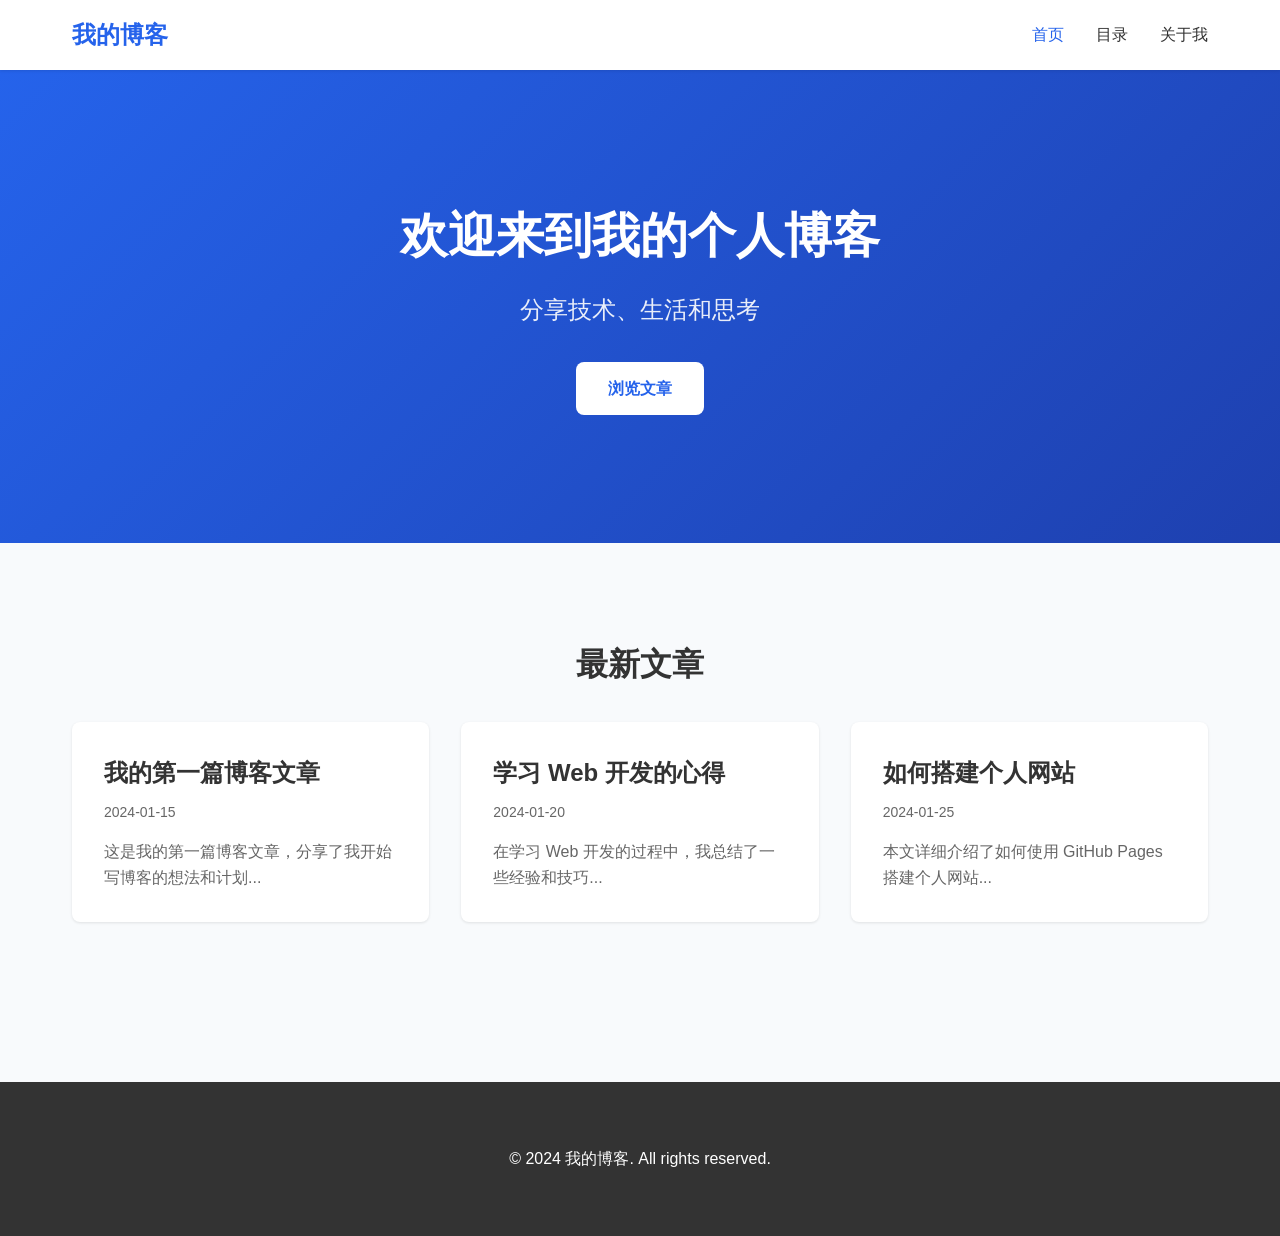
<file: index.html>
<!DOCTYPE html>
<html lang="zh-CN">
<head>
    <meta charset="UTF-8">
    <meta name="viewport" content="width=device-width, initial-scale=1.0">
    <meta name="description" content="个人博客网站，分享技术、生活和思考。包含Web开发、编程技术和项目经验等内容。">
    <meta name="keywords" content="个人博客,技术博客,Web开发,编程,前端开发,JavaScript,HTML,CSS">
    <meta name="author" content="张大">
    
    <!-- Open Graph / Facebook -->
    <meta property="og:type" content="website">
    <meta property="og:url" content="https://bigzhangbig.github.io/">
    <meta property="og:title" content="个人博客 - 首页">
    <meta property="og:description" content="个人博客网站，分享技术、生活和思考。包含Web开发、编程技术和项目经验等内容。">
    <meta property="og:locale" content="zh_CN">
    
    <!-- Twitter -->
    <meta name="twitter:card" content="summary">
    <meta name="twitter:url" content="https://bigzhangbig.github.io/">
    <meta name="twitter:title" content="个人博客 - 首页">
    <meta name="twitter:description" content="个人博客网站，分享技术、生活和思考。">
    
    <title>个人博客 - 首页</title>
    <link rel="stylesheet" href="style.css">
</head>
<body>
    <header>
        <nav>
            <div class="nav-container">
                <h1 class="logo">我的博客</h1>
                <ul class="nav-menu">
                    <li><a href="index.html" class="active">首页</a></li>
                    <li><a href="catalog.html">目录</a></li>
                    <li><a href="about.html">关于我</a></li>
                </ul>
            </div>
        </nav>
    </header>

    <main>
        <section class="hero">
            <div class="container">
                <h2>欢迎来到我的个人博客</h2>
                <p class="subtitle">分享技术、生活和思考</p>
                <a href="catalog.html" class="btn">浏览文章</a>
            </div>
        </section>

        <section class="featured-posts">
            <div class="container">
                <h3>最新文章</h3>
                <div class="posts-grid">
                    <article class="post-card">
                        <h4><a href="posts/post1.html">我的第一篇博客文章</a></h4>
                        <p class="post-meta">2024-01-15</p>
                        <p>这是我的第一篇博客文章，分享了我开始写博客的想法和计划...</p>
                    </article>
                    <article class="post-card">
                        <h4><a href="posts/post2.html">学习 Web 开发的心得</a></h4>
                        <p class="post-meta">2024-01-20</p>
                        <p>在学习 Web 开发的过程中，我总结了一些经验和技巧...</p>
                    </article>
                    <article class="post-card">
                        <h4><a href="posts/post3.html">如何搭建个人网站</a></h4>
                        <p class="post-meta">2024-01-25</p>
                        <p>本文详细介绍了如何使用 GitHub Pages 搭建个人网站...</p>
                    </article>
                </div>
            </div>
        </section>
    </main>

    <footer>
        <div class="container">
            <p>&copy; 2024 我的博客. All rights reserved.</p>
        </div>
    </footer>
</body>
</html>
</file>
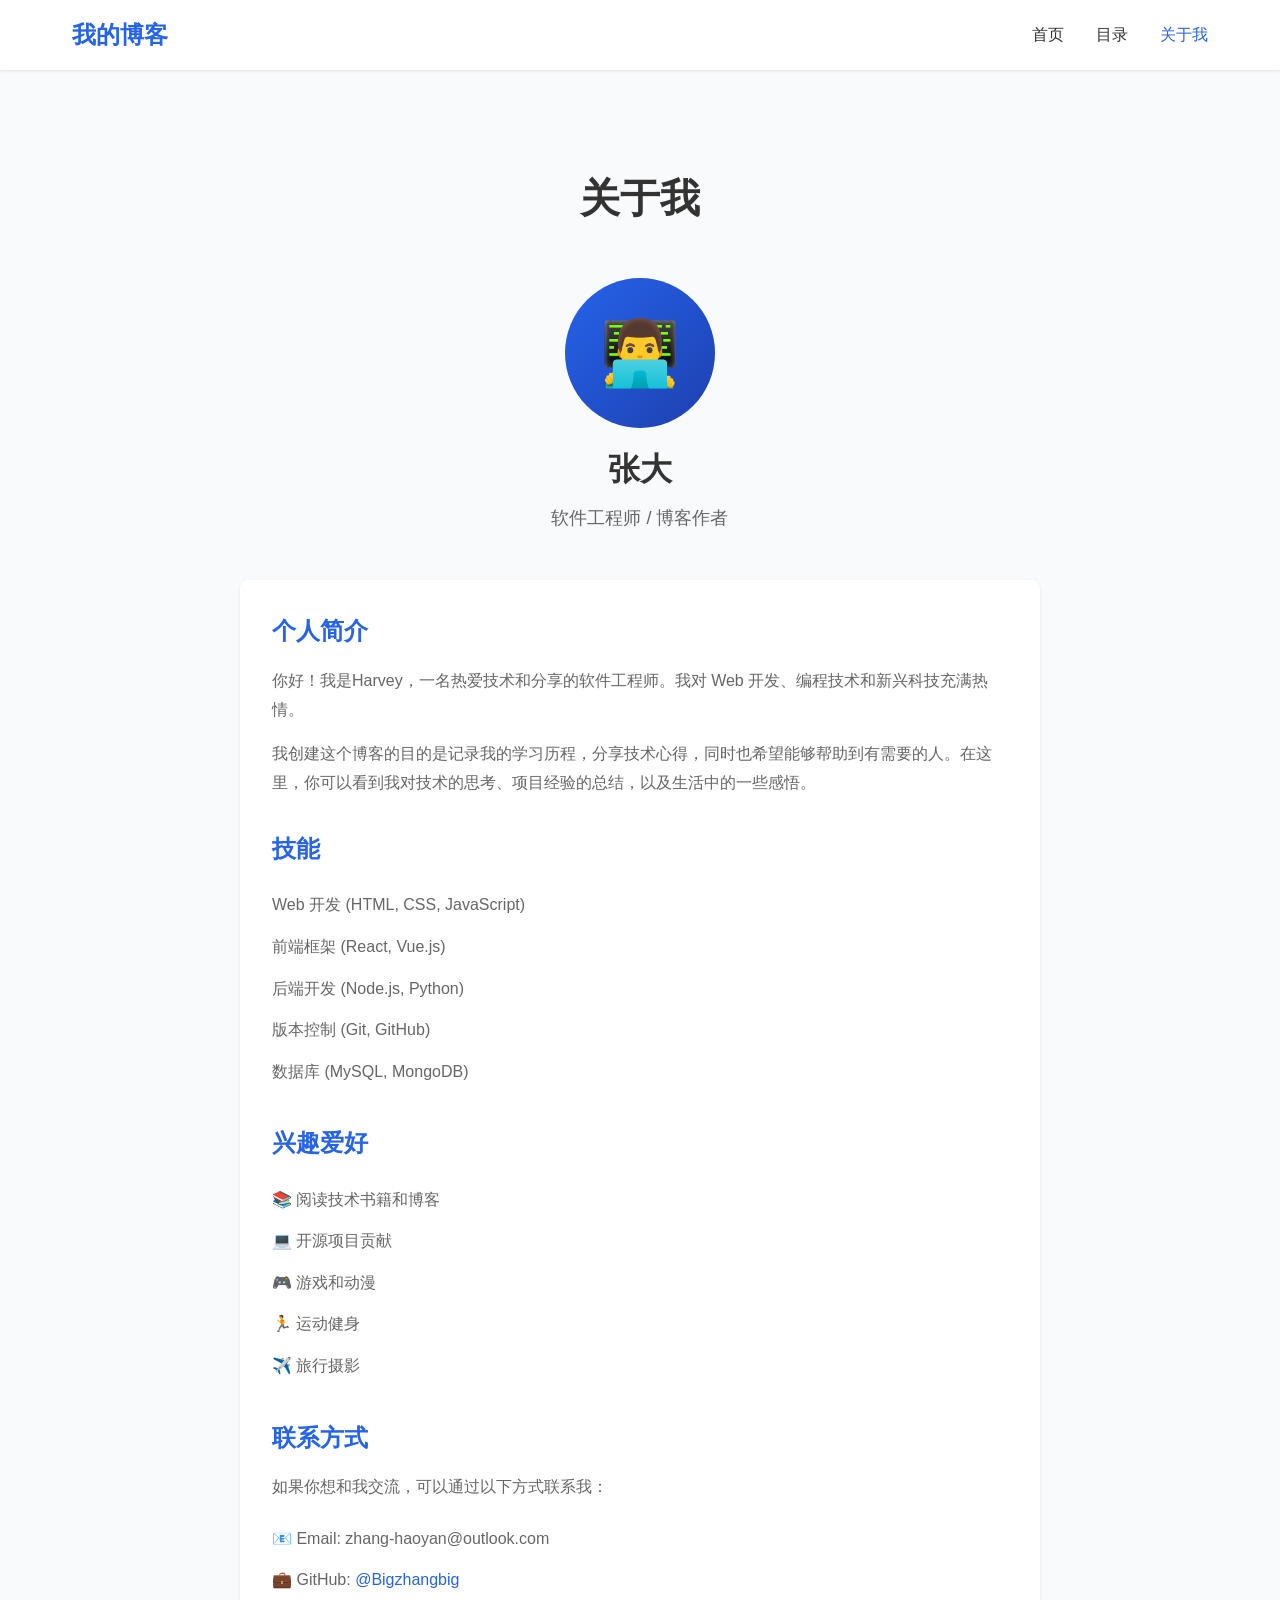
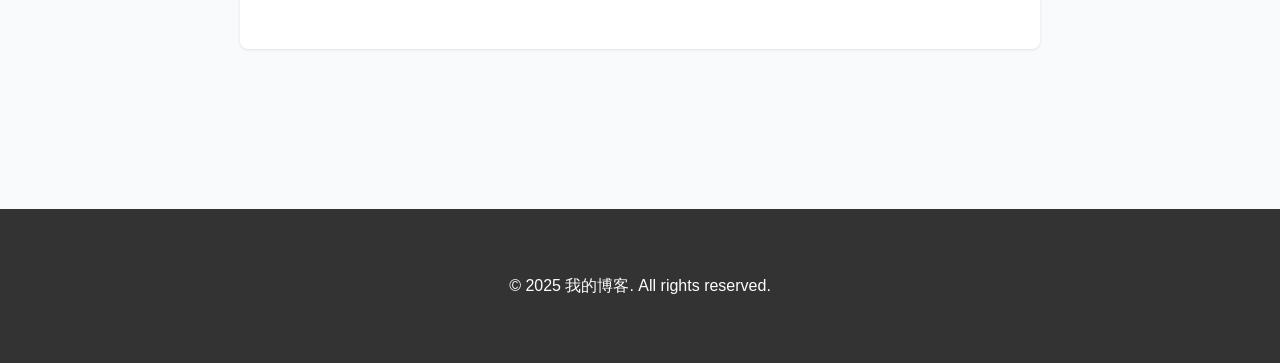
<file: about.html>
<!DOCTYPE html>
<html lang="zh-CN">
<head>
    <meta charset="UTF-8">
    <meta name="viewport" content="width=device-width, initial-scale=1.0">
    <meta name="description" content="关于Harvey - 学生和博客作者。学习Web开发、编程技术和分享知识。">
    <meta name="keywords" content="关于我,个人简介,软件工程师,Web开发者,联系方式">
    <meta name="author" content="Harvey">
    
    <!-- Open Graph / Facebook -->
    <meta property="og:type" content="profile">
    <meta property="og:url" content="https://bigzhangbig.github.io/about.html">
    <meta property="og:title" content="关于我 - 我的博客">
    <meta property="og:description" content="学生和博客作者，热爱技术和分享。">
    <meta property="og:locale" content="zh_CN">
    
    <!-- Twitter -->
    <meta name="twitter:card" content="summary">
    <meta name="twitter:url" content="https://bigzhangbig.github.io/about.html">
    <meta name="twitter:title" content="关于我 - 我的博客">
    <meta name="twitter:description" content="学生和博客作者，热爱技术和分享。">
    
    <title>关于我 - 我的博客</title>
    <link rel="stylesheet" href="style.css">
</head>
<body>
    <header>
        <nav>
            <div class="nav-container">
                <h1 class="logo">我的博客</h1>
                <ul class="nav-menu">
                    <li><a href="index.html">首页</a></li>
                    <li><a href="catalog.html">目录</a></li>
                    <li><a href="about.html" class="active">关于我</a></li>
                </ul>
            </div>
        </nav>
    </header>

    <main>
        <section class="about-section">
            <div class="container">
                <h2>关于我</h2>
                
                <div class="about-content">
                    <div class="profile">
                        <div class="avatar-placeholder">👨‍💻</div>
                        <h3>张大</h3>
                        <p class="title">软件工程师 / 博客作者</p>
                    </div>

                    <div class="bio">
                        <h4>个人简介</h4>
                        <p>你好！我是Harvey，一名热爱技术和分享的软件工程师。我对 Web 开发、编程技术和新兴科技充满热情。</p>
                        
                        <p>我创建这个博客的目的是记录我的学习历程，分享技术心得，同时也希望能够帮助到有需要的人。在这里，你可以看到我对技术的思考、项目经验的总结，以及生活中的一些感悟。</p>

                        <h4>技能</h4>
                        <ul class="skills-list">
                            <li>Web 开发 (HTML, CSS, JavaScript)</li>
                            <li>前端框架 (React, Vue.js)</li>
                            <li>后端开发 (Node.js, Python)</li>
                            <li>版本控制 (Git, GitHub)</li>
                            <li>数据库 (MySQL, MongoDB)</li>
                        </ul>

                        <h4>兴趣爱好</h4>
                        <ul class="interests-list">
                            <li>📚 阅读技术书籍和博客</li>
                            <li>💻 开源项目贡献</li>
                            <li>🎮 游戏和动漫</li>
                            <li>🏃 运动健身</li>
                            <li>✈️ 旅行摄影</li>
                        </ul>

                        <h4>联系方式</h4>
                        <p>如果你想和我交流，可以通过以下方式联系我：</p>
                        <ul class="contact-list">
                            <li>📧 Email: zhang-haoyan@outlook.com</li>
                            <li>💼 GitHub: <a href="https://github.com/Bigzhangbig" target="_blank">@Bigzhangbig</a></li>
                        </ul>
                    </div>
                </div>
            </div>
        </section>
    </main>

    <footer>
        <div class="container">
            <p>&copy; 2025 我的博客. All rights reserved.</p>
        </div>
    </footer>
</body>
</html>
</file>
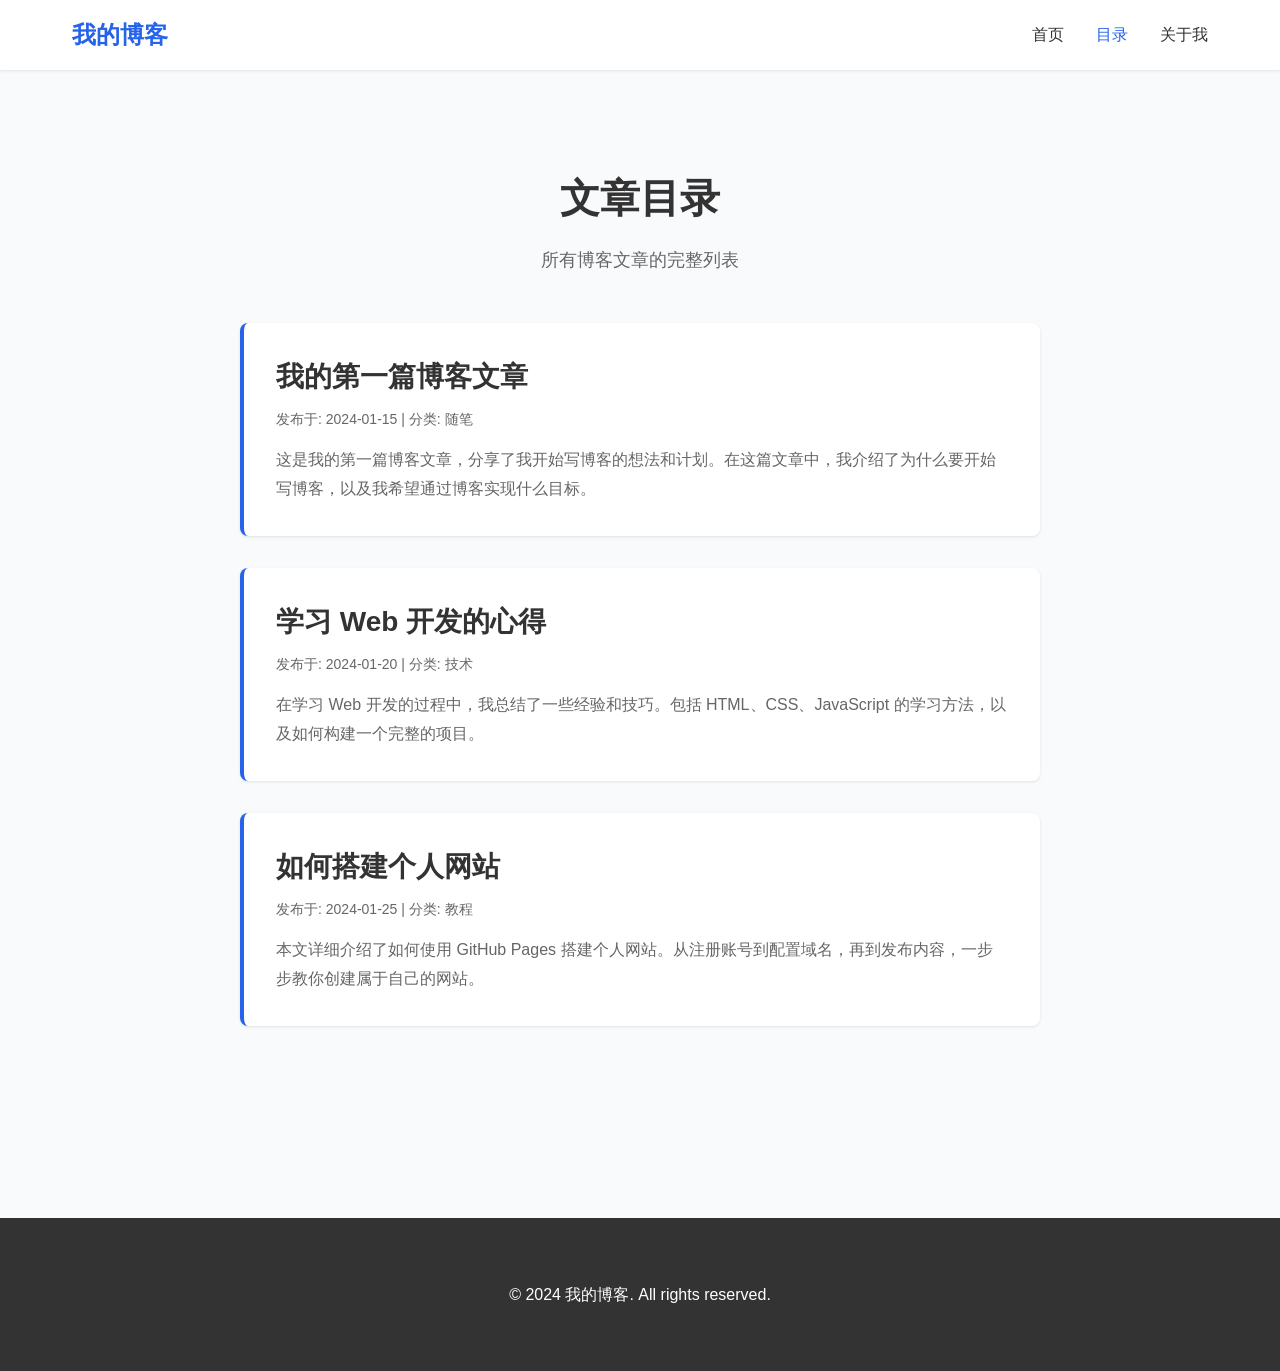
<file: catalog.html>
<!DOCTYPE html>
<html lang="zh-CN">
<head>
    <meta charset="UTF-8">
    <meta name="viewport" content="width=device-width, initial-scale=1.0">
    <meta name="description" content="博客文章目录，浏览所有技术文章、教程和随笔。涵盖Web开发、编程心得和学习经验。">
    <meta name="keywords" content="文章目录,博客列表,技术文章,编程教程,Web开发">
    <meta name="author" content="张大">
    
    <!-- Open Graph / Facebook -->
    <meta property="og:type" content="website">
    <meta property="og:url" content="https://bigzhangbig.github.io/catalog.html">
    <meta property="og:title" content="文章目录 - 我的博客">
    <meta property="og:description" content="博客文章目录，浏览所有技术文章、教程和随笔。">
    <meta property="og:locale" content="zh_CN">
    
    <!-- Twitter -->
    <meta name="twitter:card" content="summary">
    <meta name="twitter:url" content="https://bigzhangbig.github.io/catalog.html">
    <meta name="twitter:title" content="文章目录 - 我的博客">
    <meta name="twitter:description" content="博客文章目录，浏览所有技术文章、教程和随笔。">
    
    <title>文章目录 - 我的博客</title>
    <link rel="stylesheet" href="style.css">
</head>
<body>
    <header>
        <nav>
            <div class="nav-container">
                <h1 class="logo">我的博客</h1>
                <ul class="nav-menu">
                    <li><a href="index.html">首页</a></li>
                    <li><a href="catalog.html" class="active">目录</a></li>
                    <li><a href="about.html">关于我</a></li>
                </ul>
            </div>
        </nav>
    </header>

    <main>
        <section class="catalog-section">
            <div class="container">
                <h2>文章目录</h2>
                <p class="section-description">所有博客文章的完整列表</p>

                <div class="catalog-list">
                    <article class="catalog-item">
                        <h3><a href="posts/post1.html">我的第一篇博客文章</a></h3>
                        <p class="post-meta">发布于: 2024-01-15 | 分类: 随笔</p>
                        <p class="post-excerpt">这是我的第一篇博客文章，分享了我开始写博客的想法和计划。在这篇文章中，我介绍了为什么要开始写博客，以及我希望通过博客实现什么目标。</p>
                    </article>

                    <article class="catalog-item">
                        <h3><a href="posts/post2.html">学习 Web 开发的心得</a></h3>
                        <p class="post-meta">发布于: 2024-01-20 | 分类: 技术</p>
                        <p class="post-excerpt">在学习 Web 开发的过程中，我总结了一些经验和技巧。包括 HTML、CSS、JavaScript 的学习方法，以及如何构建一个完整的项目。</p>
                    </article>

                    <article class="catalog-item">
                        <h3><a href="posts/post3.html">如何搭建个人网站</a></h3>
                        <p class="post-meta">发布于: 2024-01-25 | 分类: 教程</p>
                        <p class="post-excerpt">本文详细介绍了如何使用 GitHub Pages 搭建个人网站。从注册账号到配置域名，再到发布内容，一步步教你创建属于自己的网站。</p>
                    </article>
                </div>
            </div>
        </section>
    </main>

    <footer>
        <div class="container">
            <p>&copy; 2024 我的博客. All rights reserved.</p>
        </div>
    </footer>
</body>
</html>
</file>
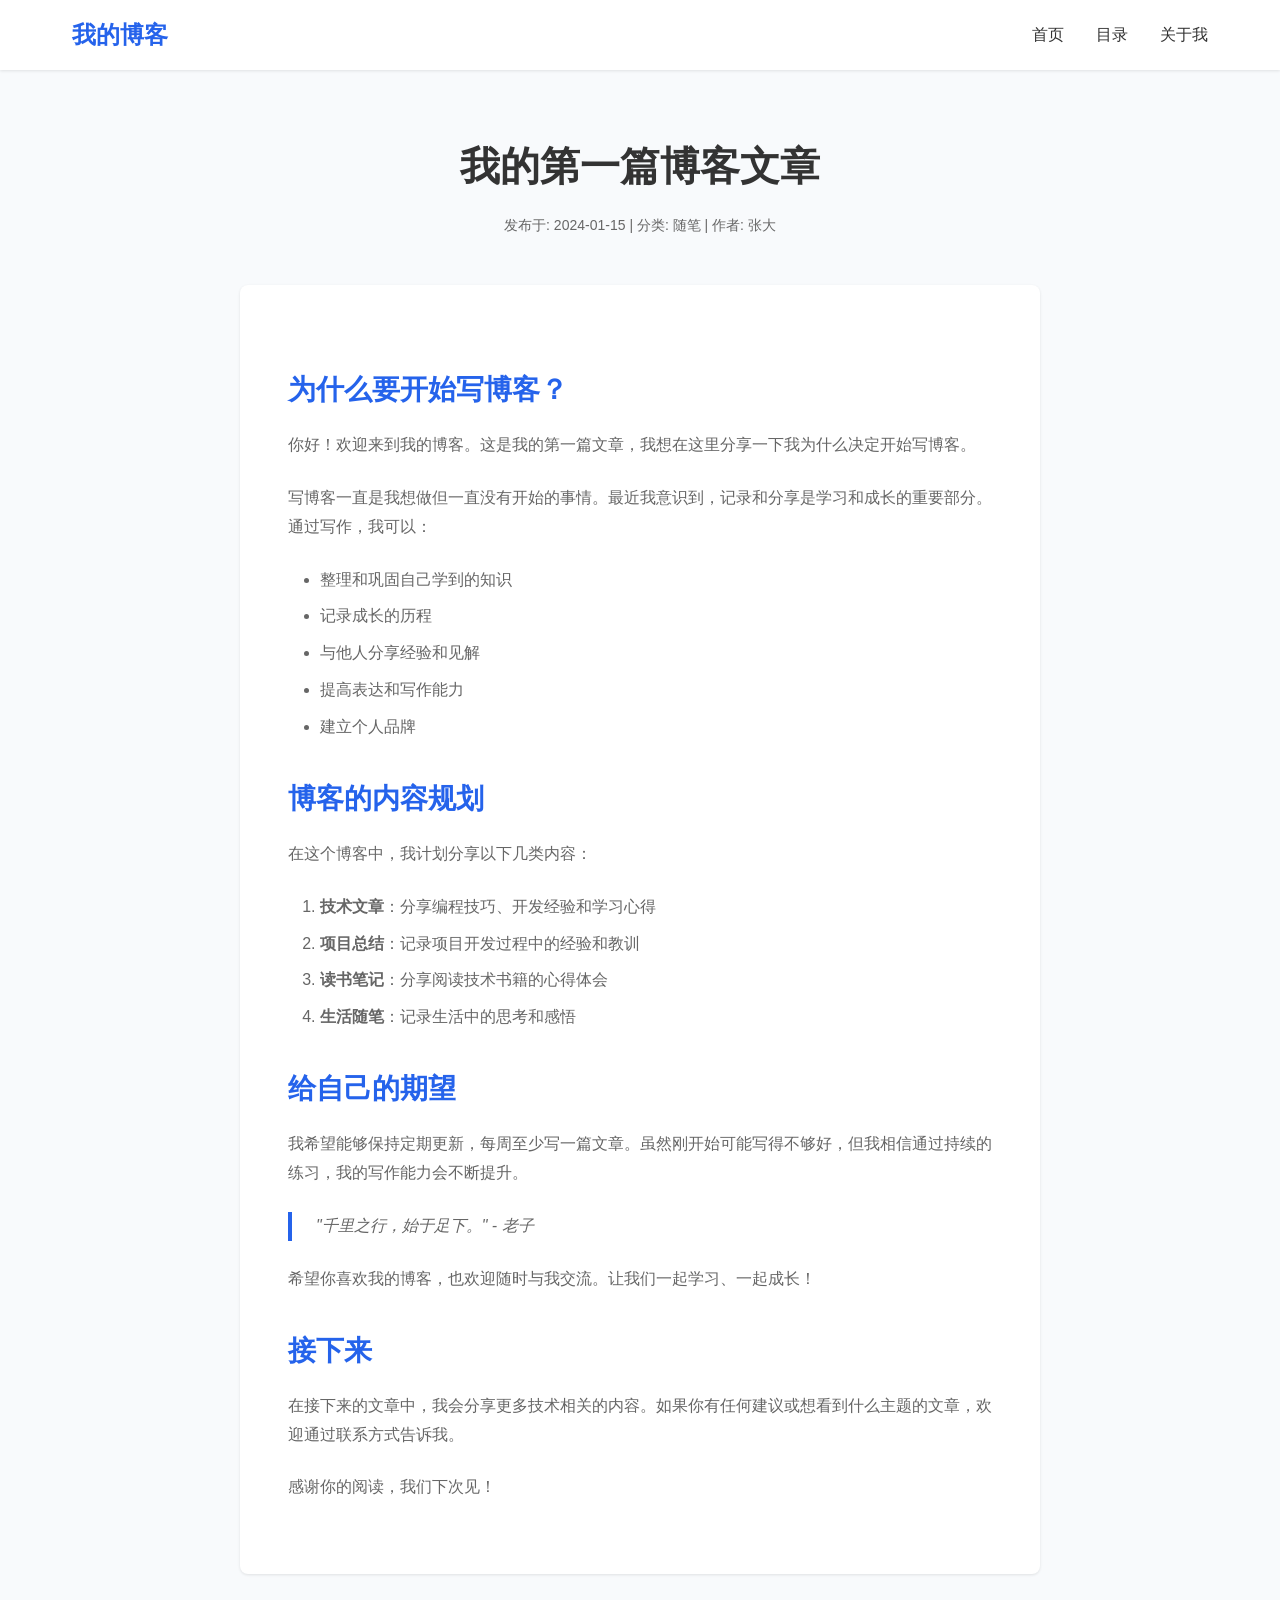
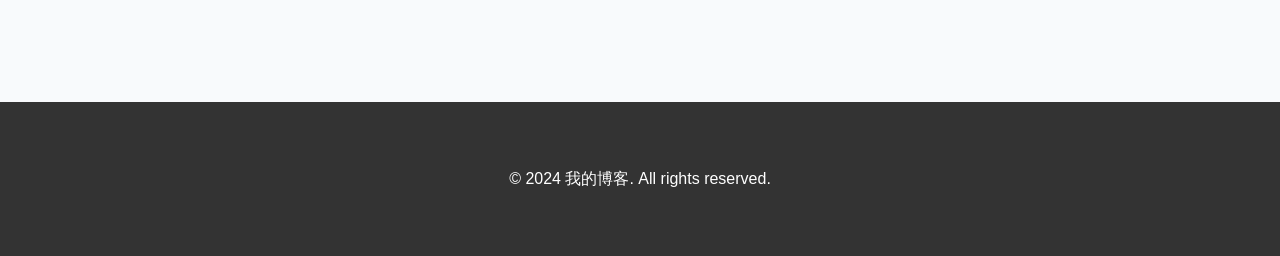
<file: posts/post1.html>
<!DOCTYPE html>
<html lang="zh-CN">
<head>
    <meta charset="UTF-8">
    <meta name="viewport" content="width=device-width, initial-scale=1.0">
    <meta name="description" content="我的第一篇博客文章，分享开始写博客的想法、内容规划和对未来的期望。">
    <meta name="keywords" content="博客写作,个人成长,技术分享,学习记录">
    <meta name="author" content="张大">
    <meta name="published" content="2024-01-15">
    
    <!-- Open Graph / Facebook -->
    <meta property="og:type" content="article">
    <meta property="og:url" content="https://bigzhangbig.github.io/posts/post1.html">
    <meta property="og:title" content="我的第一篇博客文章">
    <meta property="og:description" content="分享开始写博客的想法、内容规划和对未来的期望。">
    <meta property="og:locale" content="zh_CN">
    <meta property="article:published_time" content="2024-01-15">
    <meta property="article:author" content="张大">
    <meta property="article:tag" content="随笔">
    
    <!-- Twitter -->
    <meta name="twitter:card" content="summary">
    <meta name="twitter:url" content="https://bigzhangbig.github.io/posts/post1.html">
    <meta name="twitter:title" content="我的第一篇博客文章">
    <meta name="twitter:description" content="分享开始写博客的想法、内容规划和对未来的期望。">
    
    <title>我的第一篇博客文章 - 我的博客</title>
    <link rel="stylesheet" href="../style.css">
</head>
<body>
    <header>
        <nav>
            <div class="nav-container">
                <h1 class="logo">我的博客</h1>
                <ul class="nav-menu">
                    <li><a href="../index.html">首页</a></li>
                    <li><a href="../catalog.html">目录</a></li>
                    <li><a href="../about.html">关于我</a></li>
                </ul>
            </div>
        </nav>
    </header>

    <main class="post-content">
        <div class="post-header">
            <h2>我的第一篇博客文章</h2>
            <p class="post-meta">发布于: 2024-01-15 | 分类: 随笔 | 作者: 张大</p>
        </div>

        <article class="post-body">
            <h3>为什么要开始写博客？</h3>
            <p>你好！欢迎来到我的博客。这是我的第一篇文章，我想在这里分享一下我为什么决定开始写博客。</p>
            
            <p>写博客一直是我想做但一直没有开始的事情。最近我意识到，记录和分享是学习和成长的重要部分。通过写作，我可以：</p>
            
            <ul>
                <li>整理和巩固自己学到的知识</li>
                <li>记录成长的历程</li>
                <li>与他人分享经验和见解</li>
                <li>提高表达和写作能力</li>
                <li>建立个人品牌</li>
            </ul>

            <h3>博客的内容规划</h3>
            <p>在这个博客中，我计划分享以下几类内容：</p>
            
            <ol>
                <li><strong>技术文章</strong>：分享编程技巧、开发经验和学习心得</li>
                <li><strong>项目总结</strong>：记录项目开发过程中的经验和教训</li>
                <li><strong>读书笔记</strong>：分享阅读技术书籍的心得体会</li>
                <li><strong>生活随笔</strong>：记录生活中的思考和感悟</li>
            </ol>

            <h3>给自己的期望</h3>
            <p>我希望能够保持定期更新，每周至少写一篇文章。虽然刚开始可能写得不够好，但我相信通过持续的练习，我的写作能力会不断提升。</p>
            
            <blockquote>
                "千里之行，始于足下。" - 老子
            </blockquote>

            <p>希望你喜欢我的博客，也欢迎随时与我交流。让我们一起学习、一起成长！</p>

            <h3>接下来</h3>
            <p>在接下来的文章中，我会分享更多技术相关的内容。如果你有任何建议或想看到什么主题的文章，欢迎通过联系方式告诉我。</p>
            
            <p>感谢你的阅读，我们下次见！</p>
        </article>
    </main>

    <footer>
        <div class="container">
            <p>&copy; 2024 我的博客. All rights reserved.</p>
        </div>
    </footer>
</body>
</html>
</file>
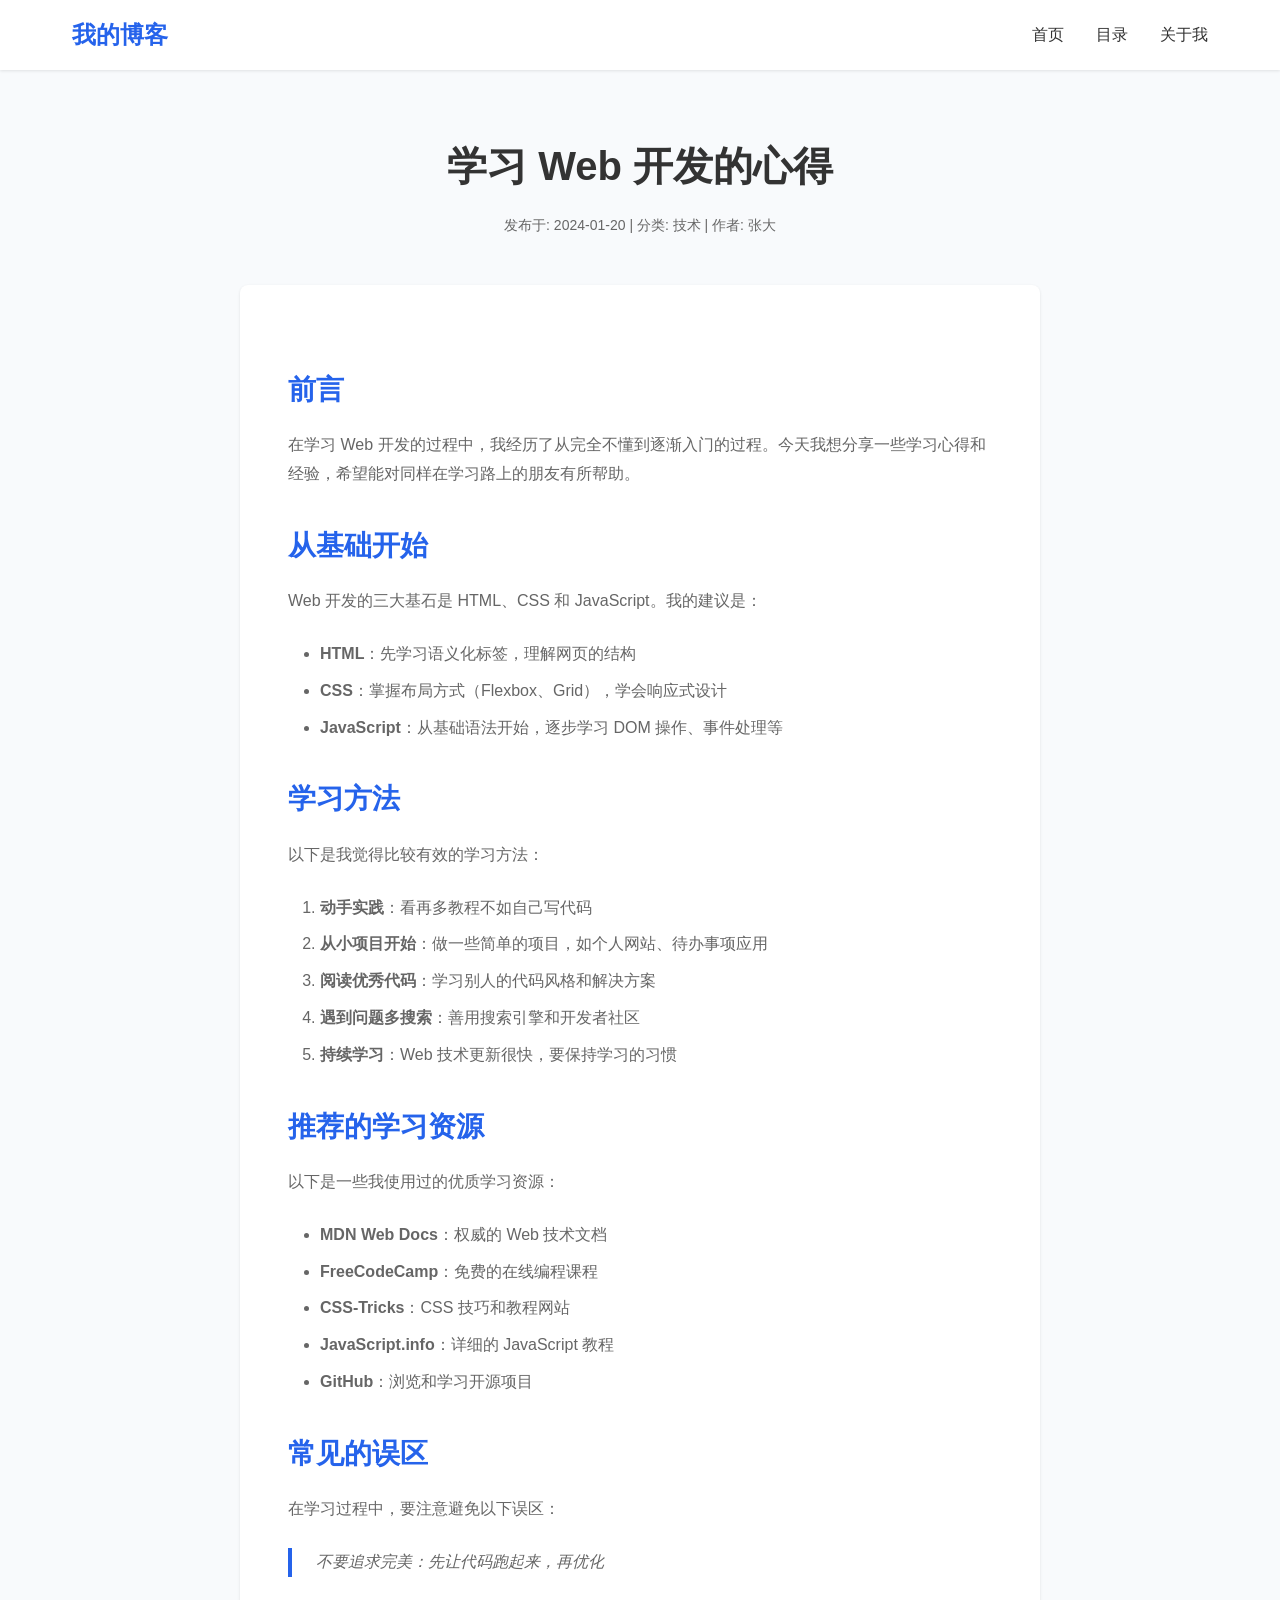
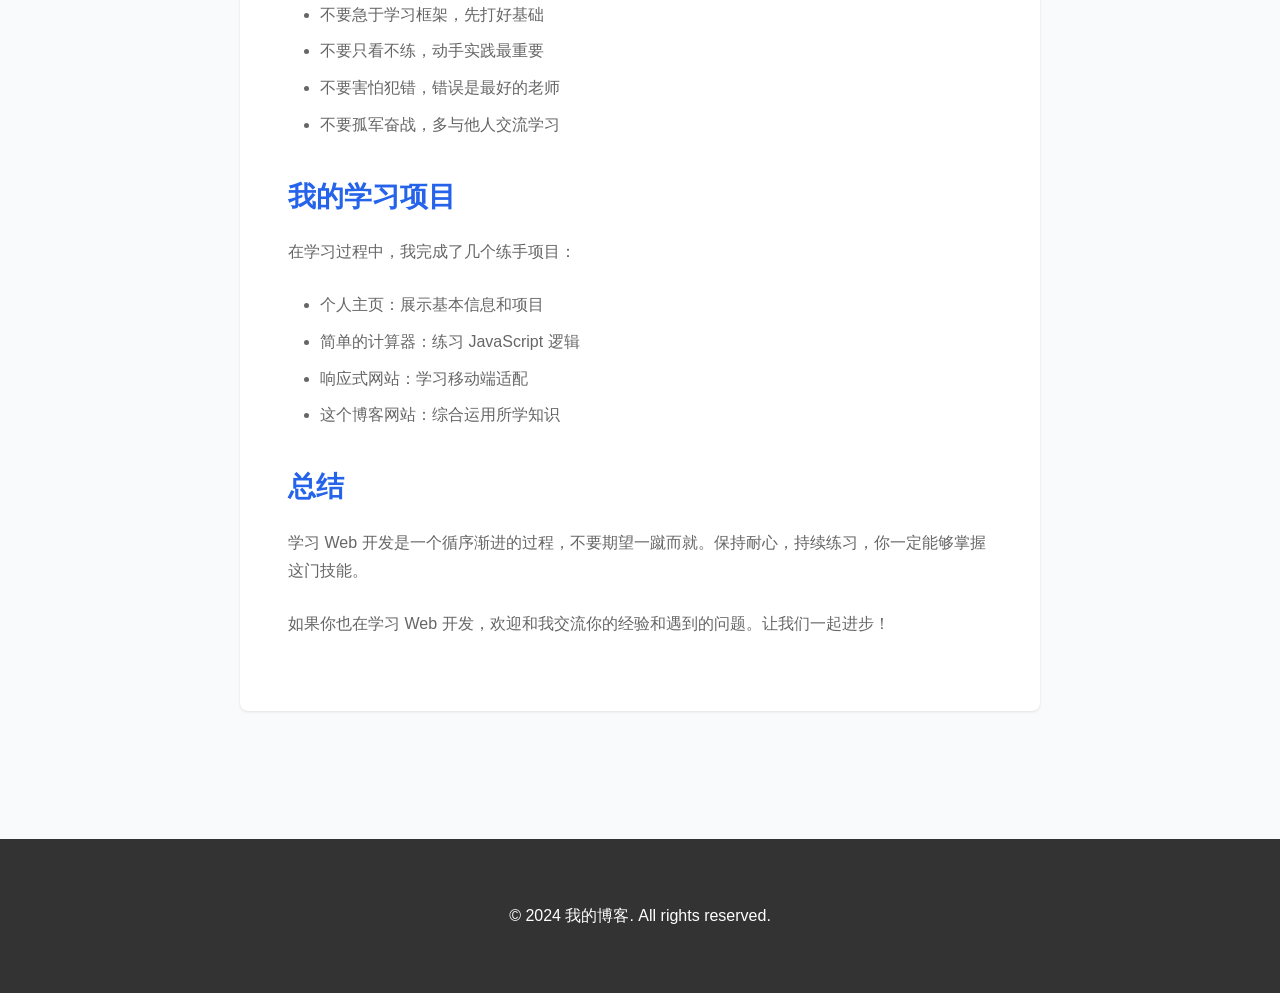
<file: posts/post2.html>
<!DOCTYPE html>
<html lang="zh-CN">
<head>
    <meta charset="UTF-8">
    <meta name="viewport" content="width=device-width, initial-scale=1.0">
    <meta name="description" content="学习Web开发的心得体会，包括学习方法、推荐资源、常见误区和实践经验分享。">
    <meta name="keywords" content="Web开发,学习心得,HTML,CSS,JavaScript,编程教程,前端开发">
    <meta name="author" content="张大">
    <meta name="published" content="2024-01-20">
    
    <!-- Open Graph / Facebook -->
    <meta property="og:type" content="article">
    <meta property="og:url" content="https://bigzhangbig.github.io/posts/post2.html">
    <meta property="og:title" content="学习 Web 开发的心得">
    <meta property="og:description" content="分享Web开发学习方法、推荐资源和实践经验。">
    <meta property="og:locale" content="zh_CN">
    <meta property="article:published_time" content="2024-01-20">
    <meta property="article:author" content="张大">
    <meta property="article:tag" content="技术">
    
    <!-- Twitter -->
    <meta name="twitter:card" content="summary">
    <meta name="twitter:url" content="https://bigzhangbig.github.io/posts/post2.html">
    <meta name="twitter:title" content="学习 Web 开发的心得">
    <meta name="twitter:description" content="分享Web开发学习方法、推荐资源和实践经验。">
    
    <title>学习 Web 开发的心得 - 我的博客</title>
    <link rel="stylesheet" href="../style.css">
</head>
<body>
    <header>
        <nav>
            <div class="nav-container">
                <h1 class="logo">我的博客</h1>
                <ul class="nav-menu">
                    <li><a href="../index.html">首页</a></li>
                    <li><a href="../catalog.html">目录</a></li>
                    <li><a href="../about.html">关于我</a></li>
                </ul>
            </div>
        </nav>
    </header>

    <main class="post-content">
        <div class="post-header">
            <h2>学习 Web 开发的心得</h2>
            <p class="post-meta">发布于: 2024-01-20 | 分类: 技术 | 作者: 张大</p>
        </div>

        <article class="post-body">
            <h3>前言</h3>
            <p>在学习 Web 开发的过程中，我经历了从完全不懂到逐渐入门的过程。今天我想分享一些学习心得和经验，希望能对同样在学习路上的朋友有所帮助。</p>

            <h3>从基础开始</h3>
            <p>Web 开发的三大基石是 HTML、CSS 和 JavaScript。我的建议是：</p>
            
            <ul>
                <li><strong>HTML</strong>：先学习语义化标签，理解网页的结构</li>
                <li><strong>CSS</strong>：掌握布局方式（Flexbox、Grid），学会响应式设计</li>
                <li><strong>JavaScript</strong>：从基础语法开始，逐步学习 DOM 操作、事件处理等</li>
            </ul>

            <h3>学习方法</h3>
            <p>以下是我觉得比较有效的学习方法：</p>

            <ol>
                <li><strong>动手实践</strong>：看再多教程不如自己写代码</li>
                <li><strong>从小项目开始</strong>：做一些简单的项目，如个人网站、待办事项应用</li>
                <li><strong>阅读优秀代码</strong>：学习别人的代码风格和解决方案</li>
                <li><strong>遇到问题多搜索</strong>：善用搜索引擎和开发者社区</li>
                <li><strong>持续学习</strong>：Web 技术更新很快，要保持学习的习惯</li>
            </ol>

            <h3>推荐的学习资源</h3>
            <p>以下是一些我使用过的优质学习资源：</p>
            
            <ul>
                <li><strong>MDN Web Docs</strong>：权威的 Web 技术文档</li>
                <li><strong>FreeCodeCamp</strong>：免费的在线编程课程</li>
                <li><strong>CSS-Tricks</strong>：CSS 技巧和教程网站</li>
                <li><strong>JavaScript.info</strong>：详细的 JavaScript 教程</li>
                <li><strong>GitHub</strong>：浏览和学习开源项目</li>
            </ul>

            <h3>常见的误区</h3>
            <p>在学习过程中，要注意避免以下误区：</p>
            
            <blockquote>
                不要追求完美：先让代码跑起来，再优化
            </blockquote>

            <ul>
                <li>不要急于学习框架，先打好基础</li>
                <li>不要只看不练，动手实践最重要</li>
                <li>不要害怕犯错，错误是最好的老师</li>
                <li>不要孤军奋战，多与他人交流学习</li>
            </ul>

            <h3>我的学习项目</h3>
            <p>在学习过程中，我完成了几个练手项目：</p>
            
            <ul>
                <li>个人主页：展示基本信息和项目</li>
                <li>简单的计算器：练习 JavaScript 逻辑</li>
                <li>响应式网站：学习移动端适配</li>
                <li>这个博客网站：综合运用所学知识</li>
            </ul>

            <h3>总结</h3>
            <p>学习 Web 开发是一个循序渐进的过程，不要期望一蹴而就。保持耐心，持续练习，你一定能够掌握这门技能。</p>
            
            <p>如果你也在学习 Web 开发，欢迎和我交流你的经验和遇到的问题。让我们一起进步！</p>
        </article>
    </main>

    <footer>
        <div class="container">
            <p>&copy; 2024 我的博客. All rights reserved.</p>
        </div>
    </footer>
</body>
</html>
</file>
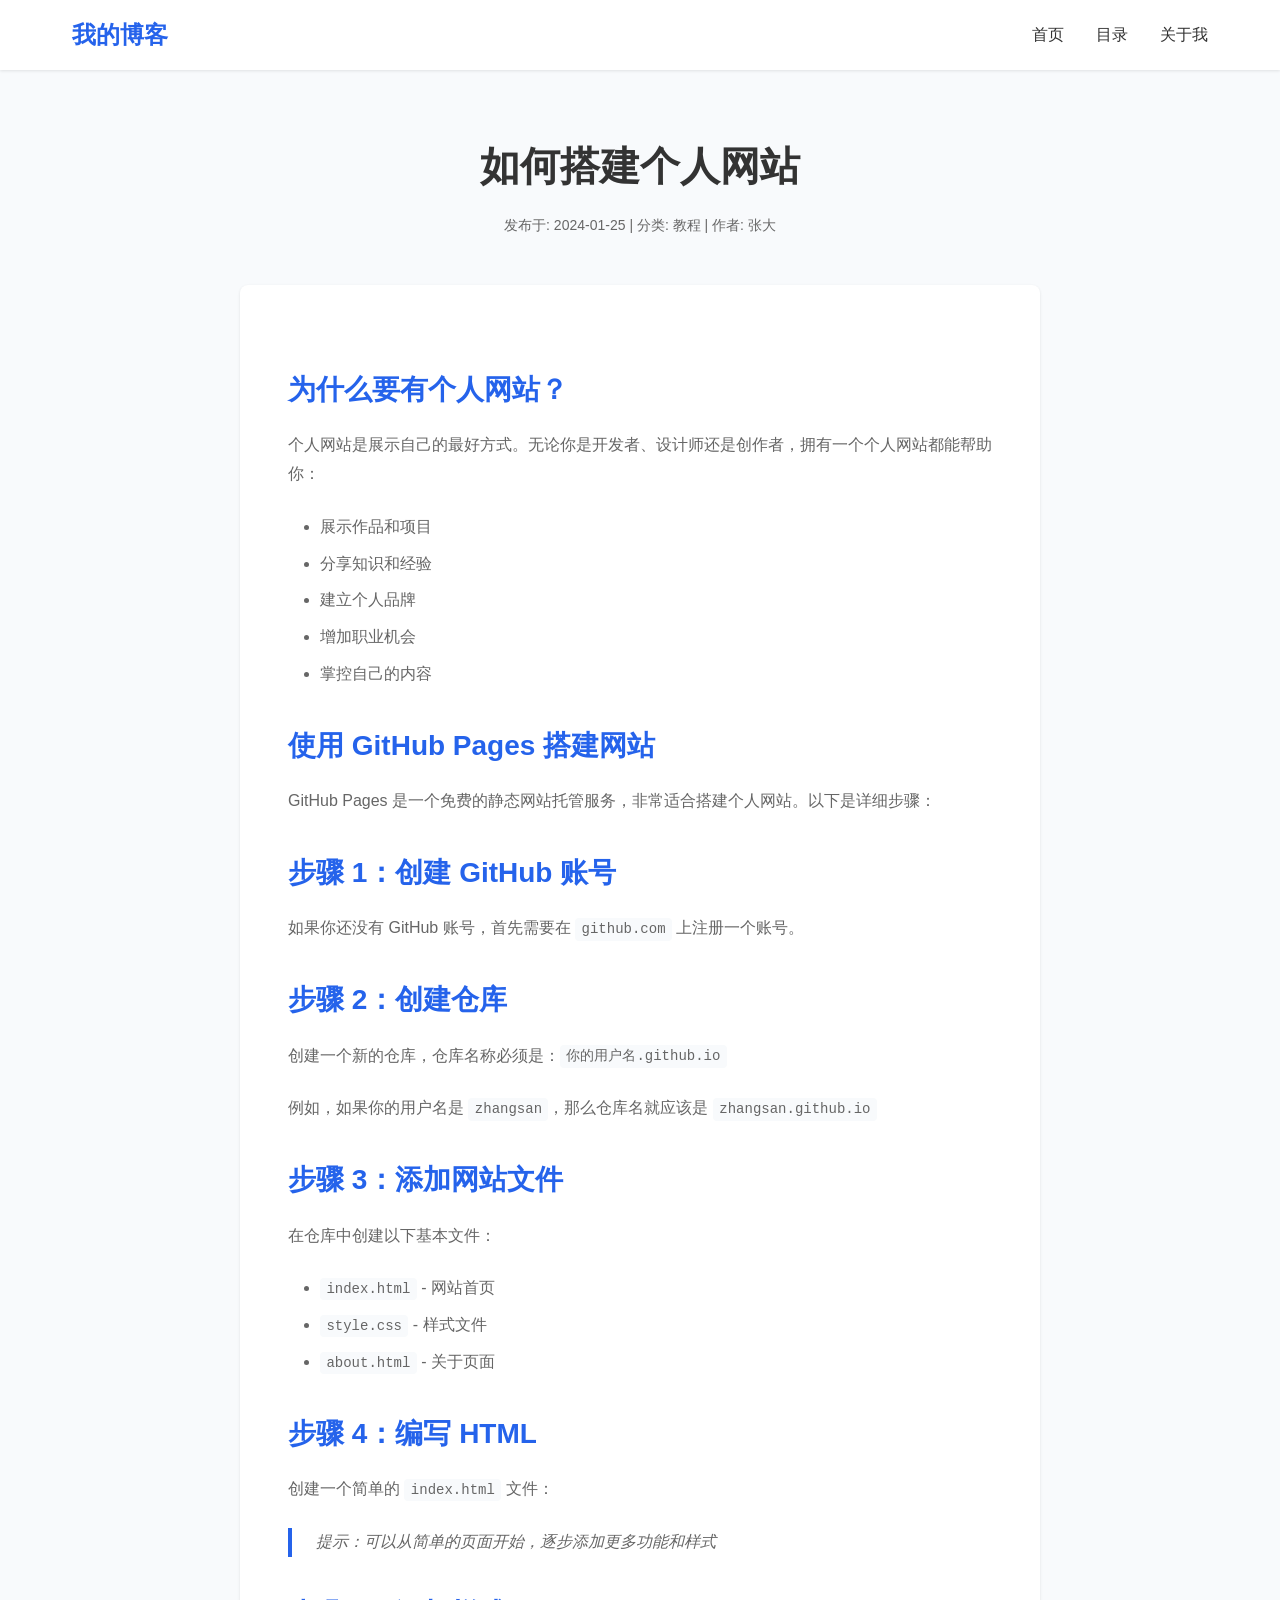
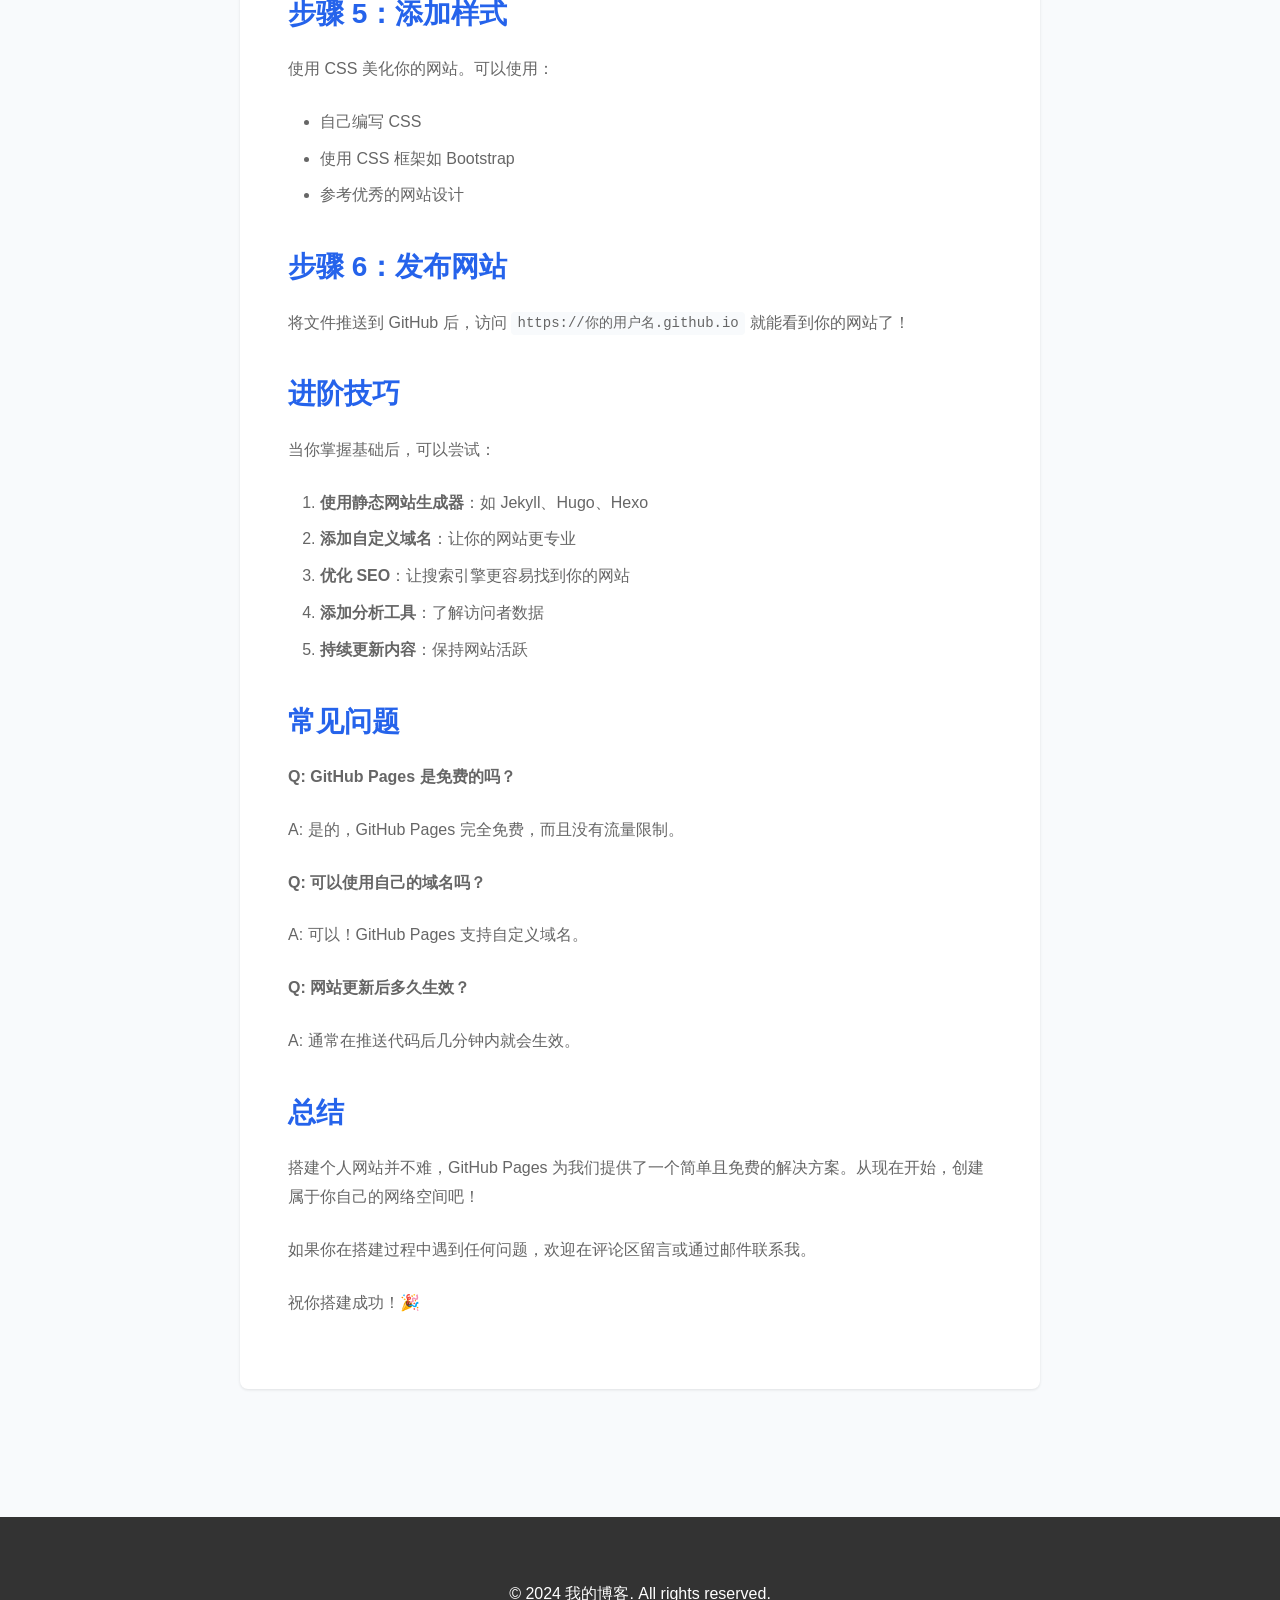
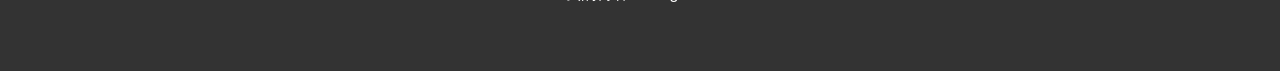
<file: posts/post3.html>
<!DOCTYPE html>
<html lang="zh-CN">
<head>
    <meta charset="UTF-8">
    <meta name="viewport" content="width=device-width, initial-scale=1.0">
    <meta name="description" content="详细教程：如何使用GitHub Pages搭建个人网站，包括注册账号、创建仓库、编写代码和发布网站的完整步骤。">
    <meta name="keywords" content="GitHub Pages,个人网站,静态网站,博客搭建,网站教程">
    <meta name="author" content="张大">
    <meta name="published" content="2024-01-25">
    
    <!-- Open Graph / Facebook -->
    <meta property="og:type" content="article">
    <meta property="og:url" content="https://bigzhangbig.github.io/posts/post3.html">
    <meta property="og:title" content="如何搭建个人网站">
    <meta property="og:description" content="使用GitHub Pages搭建个人网站的完整教程。">
    <meta property="og:locale" content="zh_CN">
    <meta property="article:published_time" content="2024-01-25">
    <meta property="article:author" content="张大">
    <meta property="article:tag" content="教程">
    
    <!-- Twitter -->
    <meta name="twitter:card" content="summary">
    <meta name="twitter:url" content="https://bigzhangbig.github.io/posts/post3.html">
    <meta name="twitter:title" content="如何搭建个人网站">
    <meta name="twitter:description" content="使用GitHub Pages搭建个人网站的完整教程。">
    
    <title>如何搭建个人网站 - 我的博客</title>
    <link rel="stylesheet" href="../style.css">
</head>
<body>
    <header>
        <nav>
            <div class="nav-container">
                <h1 class="logo">我的博客</h1>
                <ul class="nav-menu">
                    <li><a href="../index.html">首页</a></li>
                    <li><a href="../catalog.html">目录</a></li>
                    <li><a href="../about.html">关于我</a></li>
                </ul>
            </div>
        </nav>
    </header>

    <main class="post-content">
        <div class="post-header">
            <h2>如何搭建个人网站</h2>
            <p class="post-meta">发布于: 2024-01-25 | 分类: 教程 | 作者: 张大</p>
        </div>

        <article class="post-body">
            <h3>为什么要有个人网站？</h3>
            <p>个人网站是展示自己的最好方式。无论你是开发者、设计师还是创作者，拥有一个个人网站都能帮助你：</p>
            
            <ul>
                <li>展示作品和项目</li>
                <li>分享知识和经验</li>
                <li>建立个人品牌</li>
                <li>增加职业机会</li>
                <li>掌控自己的内容</li>
            </ul>

            <h3>使用 GitHub Pages 搭建网站</h3>
            <p>GitHub Pages 是一个免费的静态网站托管服务，非常适合搭建个人网站。以下是详细步骤：</p>

            <h3>步骤 1：创建 GitHub 账号</h3>
            <p>如果你还没有 GitHub 账号，首先需要在 <code>github.com</code> 上注册一个账号。</p>

            <h3>步骤 2：创建仓库</h3>
            <p>创建一个新的仓库，仓库名称必须是：<code>你的用户名.github.io</code></p>
            <p>例如，如果你的用户名是 <code>zhangsan</code>，那么仓库名就应该是 <code>zhangsan.github.io</code></p>

            <h3>步骤 3：添加网站文件</h3>
            <p>在仓库中创建以下基本文件：</p>
            
            <ul>
                <li><code>index.html</code> - 网站首页</li>
                <li><code>style.css</code> - 样式文件</li>
                <li><code>about.html</code> - 关于页面</li>
            </ul>

            <h3>步骤 4：编写 HTML</h3>
            <p>创建一个简单的 <code>index.html</code> 文件：</p>
            
            <blockquote>
                提示：可以从简单的页面开始，逐步添加更多功能和样式
            </blockquote>

            <h3>步骤 5：添加样式</h3>
            <p>使用 CSS 美化你的网站。可以使用：</p>
            
            <ul>
                <li>自己编写 CSS</li>
                <li>使用 CSS 框架如 Bootstrap</li>
                <li>参考优秀的网站设计</li>
            </ul>

            <h3>步骤 6：发布网站</h3>
            <p>将文件推送到 GitHub 后，访问 <code>https://你的用户名.github.io</code> 就能看到你的网站了！</p>

            <h3>进阶技巧</h3>
            <p>当你掌握基础后，可以尝试：</p>
            
            <ol>
                <li><strong>使用静态网站生成器</strong>：如 Jekyll、Hugo、Hexo</li>
                <li><strong>添加自定义域名</strong>：让你的网站更专业</li>
                <li><strong>优化 SEO</strong>：让搜索引擎更容易找到你的网站</li>
                <li><strong>添加分析工具</strong>：了解访问者数据</li>
                <li><strong>持续更新内容</strong>：保持网站活跃</li>
            </ol>

            <h3>常见问题</h3>
            
            <p><strong>Q: GitHub Pages 是免费的吗？</strong></p>
            <p>A: 是的，GitHub Pages 完全免费，而且没有流量限制。</p>

            <p><strong>Q: 可以使用自己的域名吗？</strong></p>
            <p>A: 可以！GitHub Pages 支持自定义域名。</p>

            <p><strong>Q: 网站更新后多久生效？</strong></p>
            <p>A: 通常在推送代码后几分钟内就会生效。</p>

            <h3>总结</h3>
            <p>搭建个人网站并不难，GitHub Pages 为我们提供了一个简单且免费的解决方案。从现在开始，创建属于你自己的网络空间吧！</p>
            
            <p>如果你在搭建过程中遇到任何问题，欢迎在评论区留言或通过邮件联系我。</p>

            <p>祝你搭建成功！🎉</p>
        </article>
    </main>

    <footer>
        <div class="container">
            <p>&copy; 2024 我的博客. All rights reserved.</p>
        </div>
    </footer>
</body>
</html>
</file>
<file: style.css>
/* 全局样式 */
* {
    margin: 0;
    padding: 0;
    box-sizing: border-box;
}

:root {
    --primary-color: #2563eb;
    --primary-dark: #1e40af;
    --text-color: #333;
    --text-light: #666;
    --bg-color: #f8fafc;
    --card-bg: #ffffff;
    --border-color: #e2e8f0;
    --shadow: 0 1px 3px rgba(0, 0, 0, 0.1);
    --shadow-lg: 0 10px 25px rgba(0, 0, 0, 0.1);
}

body {
    font-family: -apple-system, BlinkMacSystemFont, "Segoe UI", "PingFang SC", "Hiragino Sans GB", "Microsoft YaHei", "Helvetica Neue", Helvetica, Arial, sans-serif;
    line-height: 1.6;
    color: var(--text-color);
    background-color: var(--bg-color);
}

/* 导航栏 */
header {
    background-color: var(--card-bg);
    box-shadow: var(--shadow);
    position: sticky;
    top: 0;
    z-index: 100;
}

.nav-container {
    max-width: 1200px;
    margin: 0 auto;
    padding: 1rem 2rem;
    display: flex;
    justify-content: space-between;
    align-items: center;
}

.logo {
    font-size: 1.5rem;
    color: var(--primary-color);
    font-weight: 700;
}

.nav-menu {
    display: flex;
    list-style: none;
    gap: 2rem;
}

.nav-menu a {
    text-decoration: none;
    color: var(--text-color);
    font-weight: 500;
    transition: color 0.3s ease;
}

.nav-menu a:hover,
.nav-menu a.active {
    color: var(--primary-color);
}

/* 容器 */
.container {
    max-width: 1200px;
    margin: 0 auto;
    padding: 2rem;
}

/* 主页 Hero 区域 */
.hero {
    background: linear-gradient(135deg, var(--primary-color) 0%, var(--primary-dark) 100%);
    color: white;
    padding: 6rem 2rem;
    text-align: center;
}

.hero h2 {
    font-size: 3rem;
    margin-bottom: 1rem;
    font-weight: 700;
}

.hero .subtitle {
    font-size: 1.5rem;
    margin-bottom: 2rem;
    opacity: 0.9;
}

.btn {
    display: inline-block;
    padding: 0.875rem 2rem;
    background-color: white;
    color: var(--primary-color);
    text-decoration: none;
    border-radius: 0.5rem;
    font-weight: 600;
    transition: transform 0.3s ease, box-shadow 0.3s ease;
}

.btn:hover {
    transform: translateY(-2px);
    box-shadow: var(--shadow-lg);
}

/* 文章网格 */
.featured-posts {
    padding: 4rem 0;
}

.featured-posts h3 {
    font-size: 2rem;
    margin-bottom: 2rem;
    text-align: center;
}

.posts-grid {
    display: grid;
    grid-template-columns: repeat(auto-fit, minmax(300px, 1fr));
    gap: 2rem;
}

.post-card {
    background: var(--card-bg);
    padding: 2rem;
    border-radius: 0.5rem;
    box-shadow: var(--shadow);
    transition: transform 0.3s ease, box-shadow 0.3s ease;
}

.post-card:hover {
    transform: translateY(-4px);
    box-shadow: var(--shadow-lg);
}

.post-card h4 {
    font-size: 1.5rem;
    margin-bottom: 0.5rem;
}

.post-card h4 a {
    color: var(--text-color);
    text-decoration: none;
    transition: color 0.3s ease;
}

.post-card h4 a:hover {
    color: var(--primary-color);
}

.post-meta {
    color: var(--text-light);
    font-size: 0.875rem;
    margin-bottom: 1rem;
}

.post-card p {
    color: var(--text-light);
    line-height: 1.6;
}

/* 目录页面 */
.catalog-section {
    padding: 4rem 0;
}

.catalog-section h2 {
    font-size: 2.5rem;
    margin-bottom: 1rem;
    text-align: center;
}

.section-description {
    text-align: center;
    color: var(--text-light);
    font-size: 1.125rem;
    margin-bottom: 3rem;
}

.catalog-list {
    max-width: 800px;
    margin: 0 auto;
}

.catalog-item {
    background: var(--card-bg);
    padding: 2rem;
    margin-bottom: 2rem;
    border-radius: 0.5rem;
    box-shadow: var(--shadow);
    border-left: 4px solid var(--primary-color);
}

.catalog-item h3 {
    font-size: 1.75rem;
    margin-bottom: 0.5rem;
}

.catalog-item h3 a {
    color: var(--text-color);
    text-decoration: none;
    transition: color 0.3s ease;
}

.catalog-item h3 a:hover {
    color: var(--primary-color);
}

.post-excerpt {
    color: var(--text-light);
    line-height: 1.8;
}

/* 关于页面 */
.about-section {
    padding: 4rem 0;
}

.about-section h2 {
    font-size: 2.5rem;
    margin-bottom: 3rem;
    text-align: center;
}

.about-content {
    max-width: 800px;
    margin: 0 auto;
}

.profile {
    text-align: center;
    margin-bottom: 3rem;
}

.avatar-placeholder {
    width: 150px;
    height: 150px;
    margin: 0 auto 1rem;
    background: linear-gradient(135deg, var(--primary-color) 0%, var(--primary-dark) 100%);
    border-radius: 50%;
    display: flex;
    align-items: center;
    justify-content: center;
    font-size: 4rem;
}

.profile h3 {
    font-size: 2rem;
    margin-bottom: 0.5rem;
}

.profile .title {
    color: var(--text-light);
    font-size: 1.125rem;
}

.bio {
    background: var(--card-bg);
    padding: 2rem;
    border-radius: 0.5rem;
    box-shadow: var(--shadow);
}

.bio h4 {
    font-size: 1.5rem;
    margin-top: 2rem;
    margin-bottom: 1rem;
    color: var(--primary-color);
}

.bio h4:first-child {
    margin-top: 0;
}

.bio p {
    margin-bottom: 1rem;
    line-height: 1.8;
    color: var(--text-light);
}

.skills-list,
.interests-list,
.contact-list {
    list-style: none;
    margin: 1rem 0;
}

.skills-list li,
.interests-list li,
.contact-list li {
    padding: 0.5rem 0;
    color: var(--text-light);
}

.contact-list a {
    color: var(--primary-color);
    text-decoration: none;
    transition: color 0.3s ease;
}

.contact-list a:hover {
    color: var(--primary-dark);
}

/* 博客文章页面 */
.post-content {
    padding: 4rem 0;
}

.post-header {
    max-width: 800px;
    margin: 0 auto 3rem;
    text-align: center;
}

.post-header h2 {
    font-size: 2.5rem;
    margin-bottom: 1rem;
}

.post-body {
    max-width: 800px;
    margin: 0 auto;
    background: var(--card-bg);
    padding: 3rem;
    border-radius: 0.5rem;
    box-shadow: var(--shadow);
    line-height: 1.8;
}

.post-body h3 {
    font-size: 1.75rem;
    margin-top: 2rem;
    margin-bottom: 1rem;
    color: var(--primary-color);
}

.post-body p {
    margin-bottom: 1.5rem;
    color: var(--text-light);
}

.post-body ul,
.post-body ol {
    margin: 1.5rem 0;
    padding-left: 2rem;
}

.post-body li {
    margin-bottom: 0.5rem;
    color: var(--text-light);
}

.post-body code {
    background: var(--bg-color);
    padding: 0.2rem 0.4rem;
    border-radius: 0.25rem;
    font-family: "Courier New", monospace;
    font-size: 0.875rem;
}

.post-body blockquote {
    border-left: 4px solid var(--primary-color);
    padding-left: 1.5rem;
    margin: 1.5rem 0;
    color: var(--text-light);
    font-style: italic;
}

/* 页脚 */
footer {
    background-color: var(--text-color);
    color: white;
    text-align: center;
    padding: 2rem;
    margin-top: 4rem;
}

/* 响应式设计 */
@media (max-width: 768px) {
    .nav-container {
        flex-direction: column;
        gap: 1rem;
    }

    .nav-menu {
        gap: 1rem;
    }

    .hero h2 {
        font-size: 2rem;
    }

    .hero .subtitle {
        font-size: 1.125rem;
    }

    .posts-grid {
        grid-template-columns: 1fr;
    }

    .post-body {
        padding: 1.5rem;
    }

    .container {
        padding: 1rem;
    }
}
</file>
